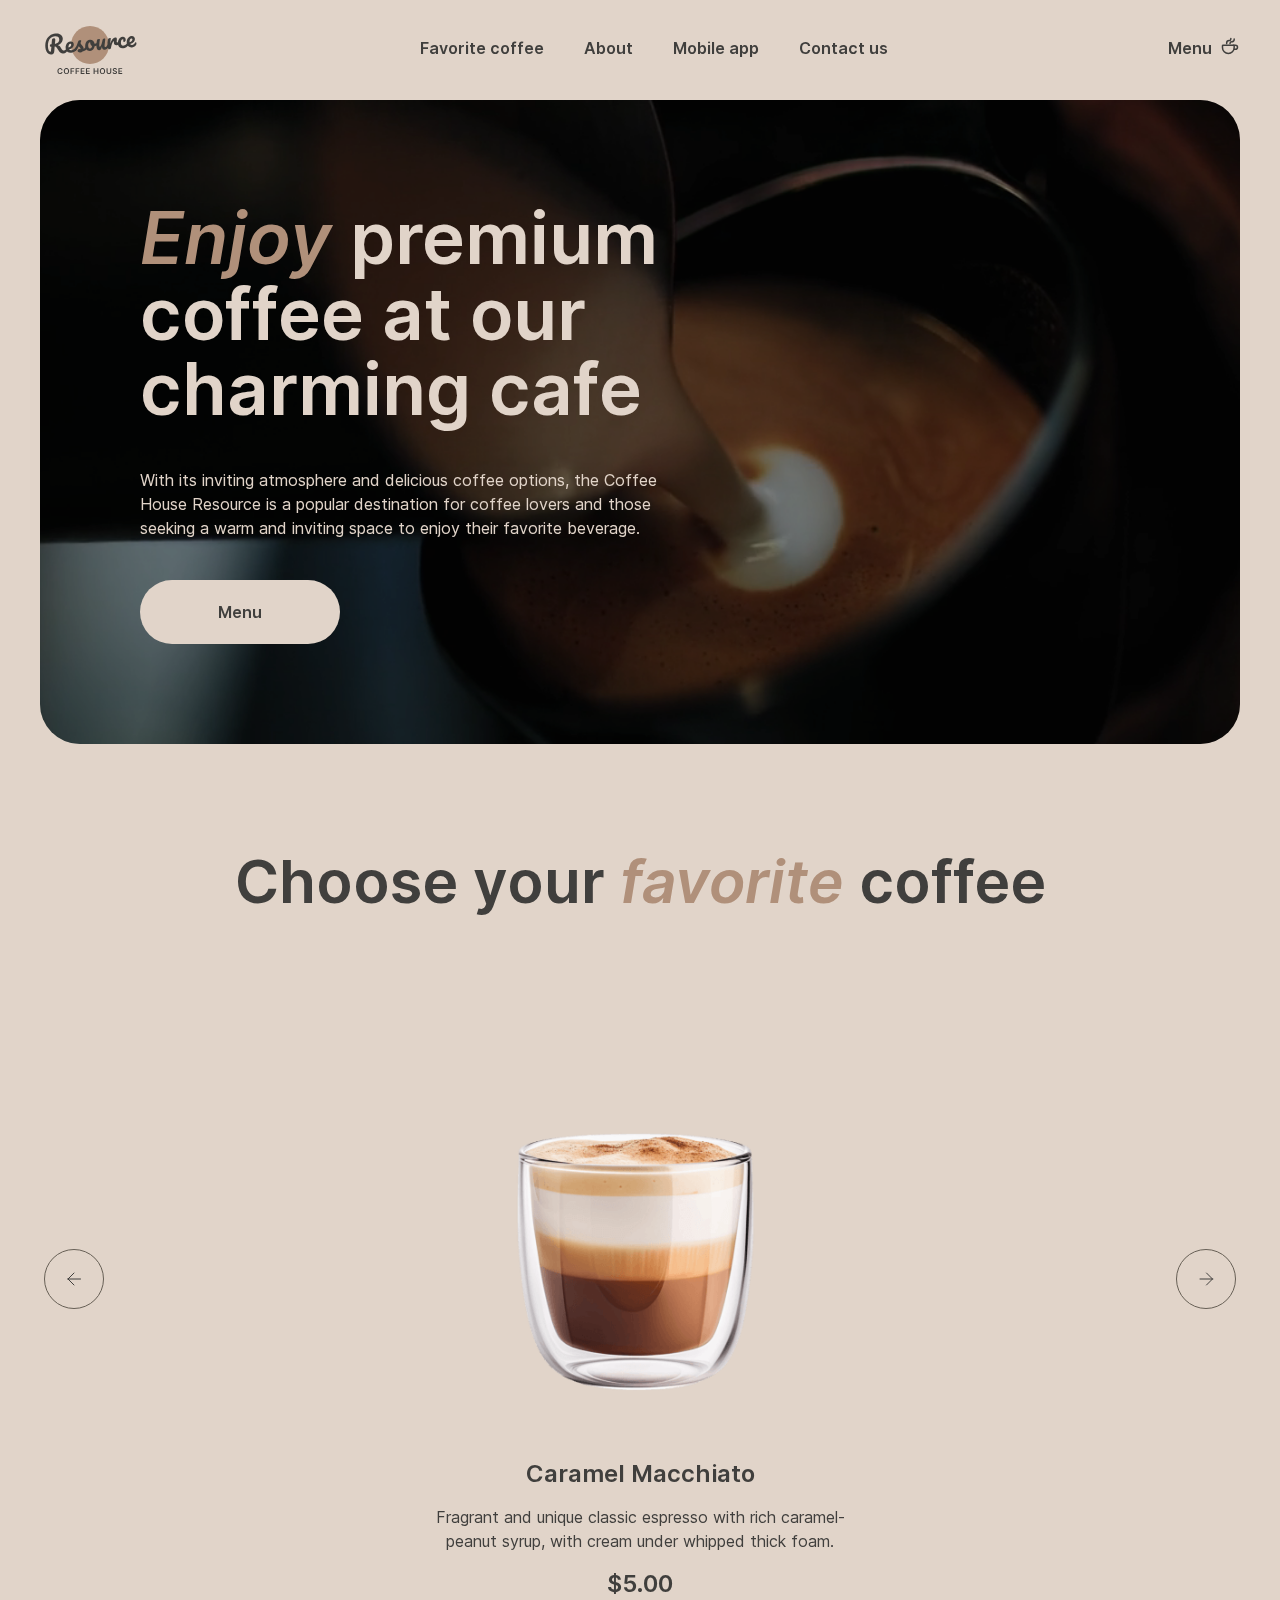
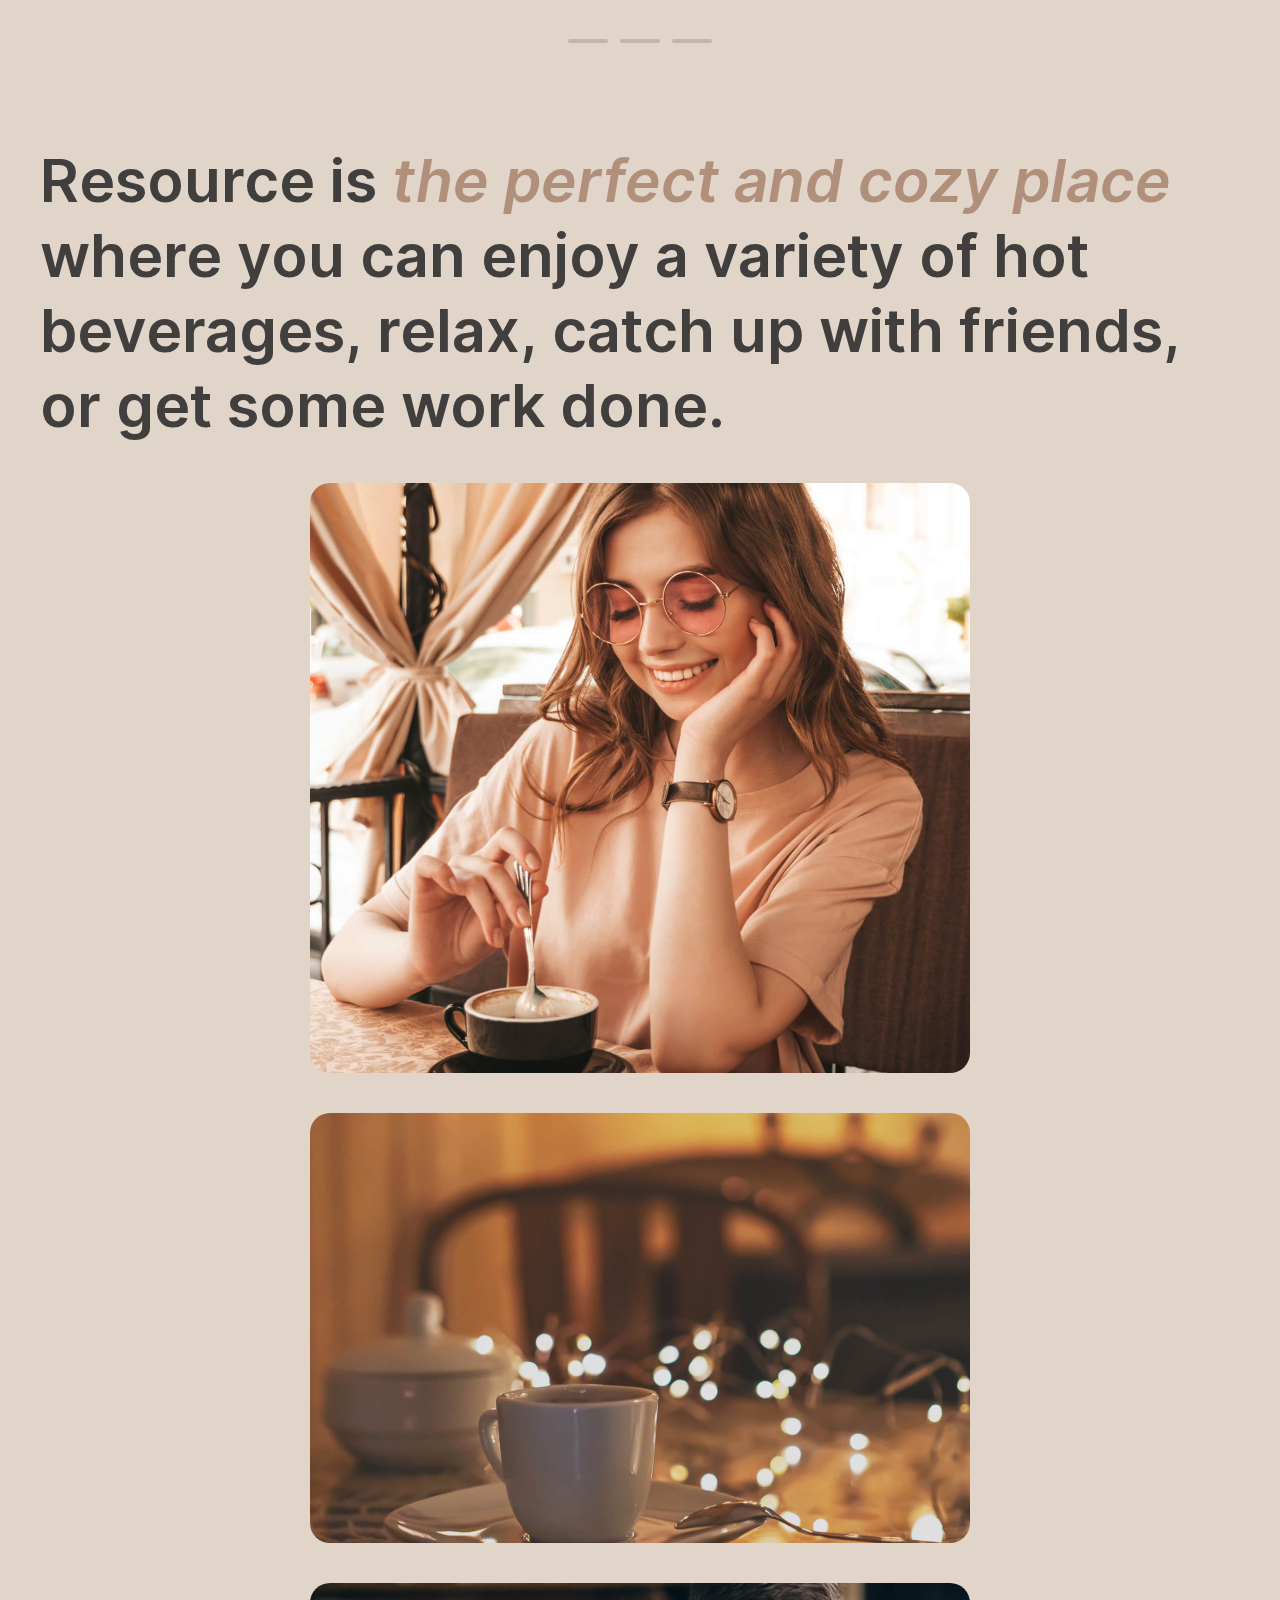
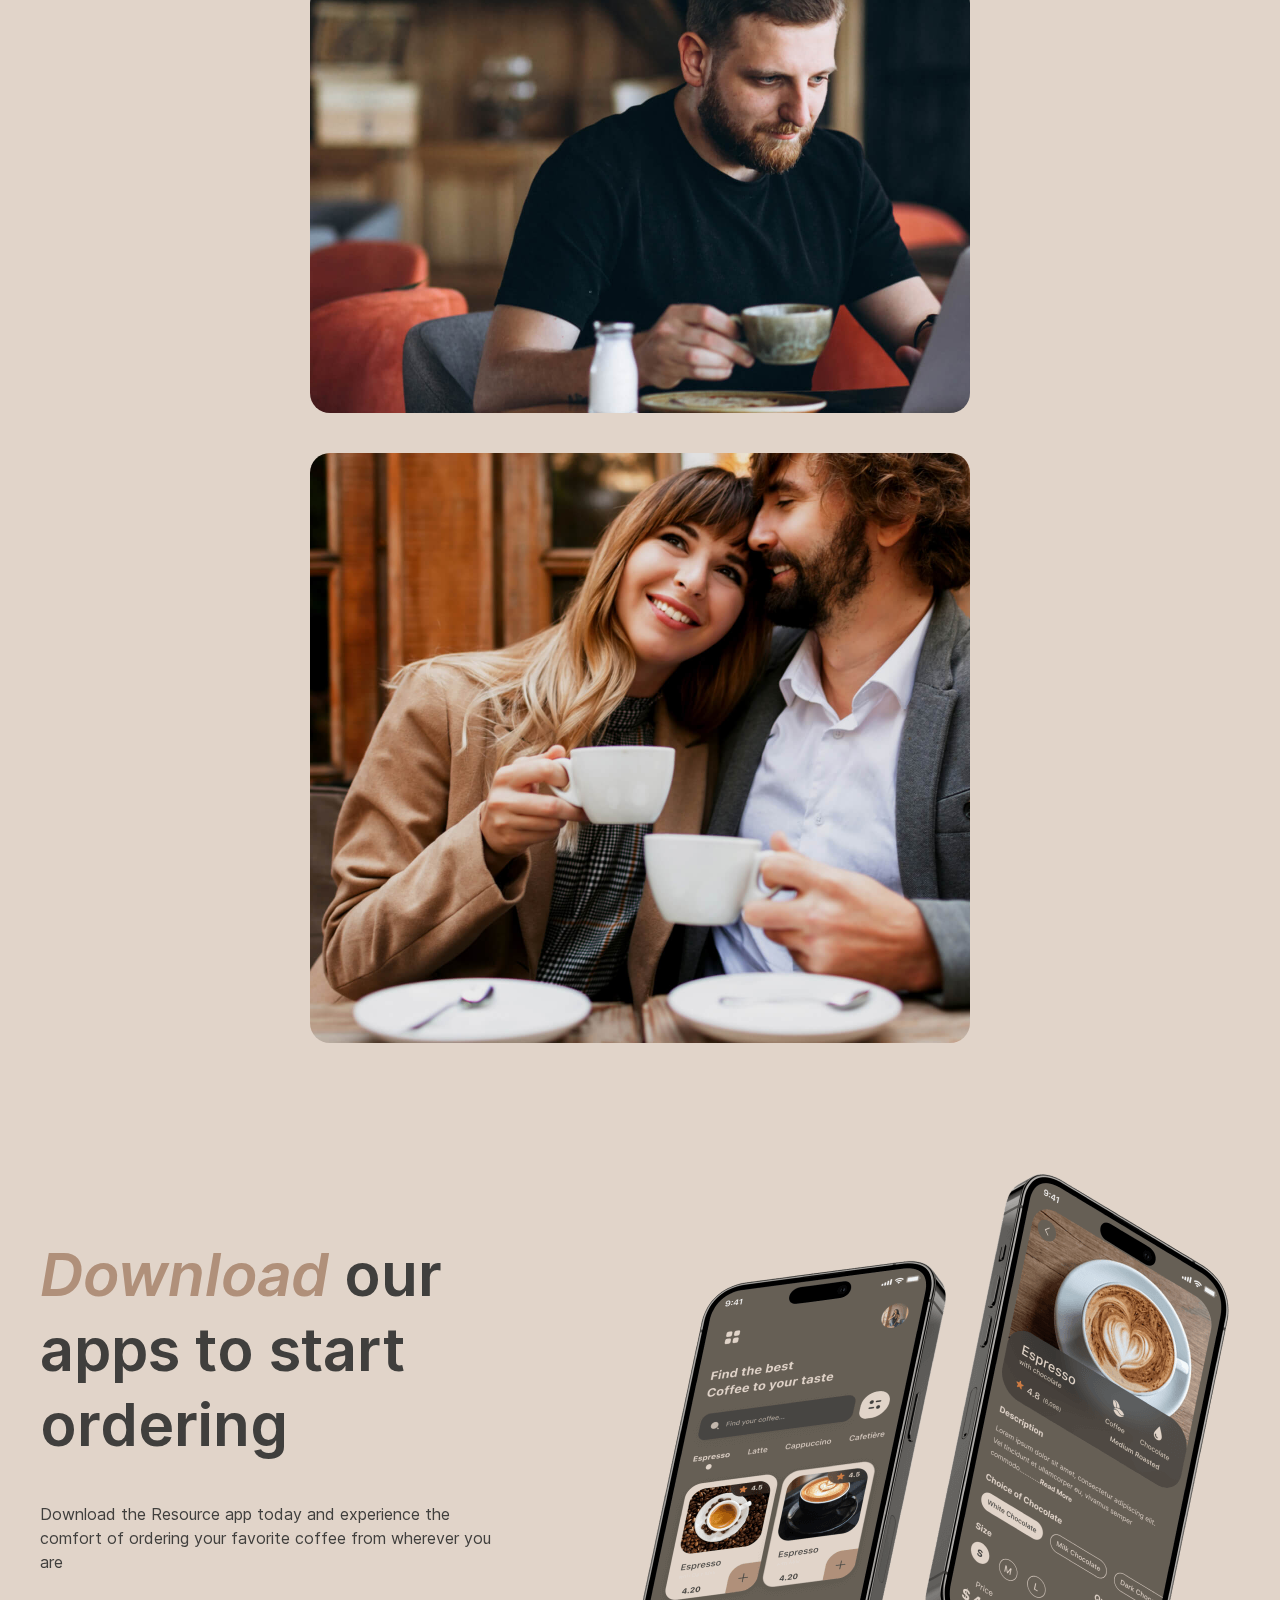
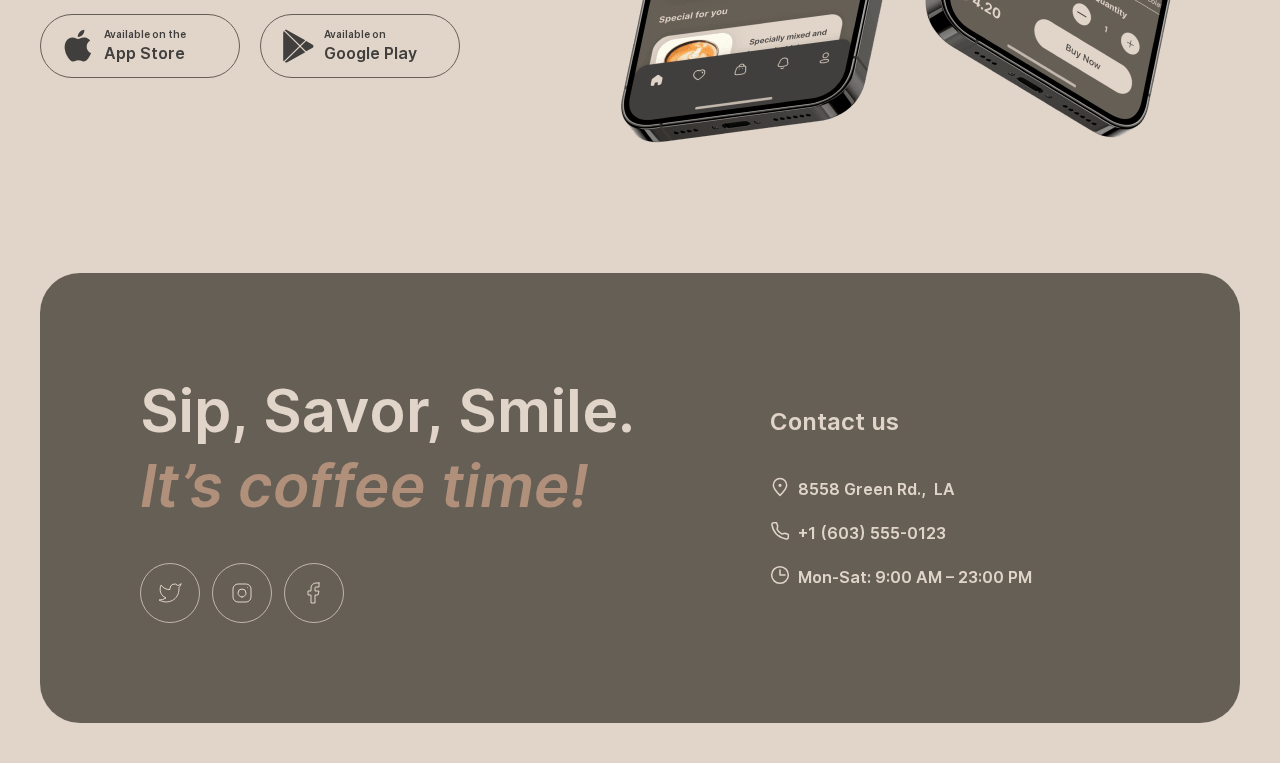
<file: pages/home/index.html>
<!doctype html>
<html lang="en">
  <head>
    <meta charset="UTF-8" >
    <meta name="viewport" content="width=device-width, initial-scale=1.0" >
    <title>
      Resource Coffee House | Warm Atmosphere and Delicious Coffee in Los
      Angeles
    </title>
    <link
      rel="icon"
      type="image/x-icon"
      href="../../assets/images/favicon.ico"
    >
    <link
      rel="icon"
      type="image/png"
      sizes="32x32"
      href="../../assets/images/favicon/favicon-32.png"
    >
    <link
      rel="icon"
      type="image/png"
      sizes="128x128"
      href="../../assets/images/favicon/favicon-128.png"
    >
    <link
      rel="icon"
      type="image/png"
      sizes="180x180"
      href="../../assets/images/favicon/favicon-180.png"
    >
    <link
      rel="icon"
      type="image/png"
      sizes="192x192"
      href="../../assets/images/favicon/favicon-192.png"
    >
    <link rel="stylesheet" href="./style.css" >
    <meta
      name="description"
      content="Enjoy fresh coffee & tea at Resource Coffee House, Los Angeles. Order online for take-out or delivery."
    >
  </head>

  <body>
    <header class="header">
      <div class="container header__content">
        <nav class="header__navigation" aria-label="Main">
          <div>
            <span class="aria-label aria-label_hidden"
              >Current page: Home</span
            >
            <div class="logo">
              <img
                src="../../assets/images/logo/logo.svg"
                alt="Resource Coffee House Logo"
                width="100"
                height="60"
              >
            </div>
          </div>
          <ul class="navigation">
            <li class="navigation__center-links-container">
              <ul class="navigation__center-links">
                <li class="navigation__item text-link">
                  <a data-link="favorite-coffee" class="link-style link-current-page">Favorite coffee</a>
                </li>
                <li class="navigation__item text-link">
                  <a data-link="about-resource" class="link-style link-current-page">About</a>
                </li>
                <li class="navigation__item text-link">
                  <a data-link="mobile-app" class="link-style link-current-page">Mobile app</a>
                </li>
                <li class="navigation__item text-link">
                  <a data-link="footer-contacts" class="link-style link-current-page">Contact us</a>
                </li>
              </ul>
            </li>
            <li class="navigation__menu-link navigation__item text-link">
              <a data-link="../menu/" class="link-style link-style_with-icon link-coffee link-another-page">
                Menu
                <span class="icon-coffee-cup hamburger-coffee"></span>
              </a>
            </li>
          </ul>
          <label class="hamburger-menu navigation__item_position_right">
            <input class="hamburger-menu__checkbox" type="checkbox"
                   name="hamburger-menu" id="hamburger-menu-id">
            <span class="hamburger-menu__container">
              <span class="hamburger-menu__line hamburger-menu__line_top"></span>
              <span class="hamburger-menu__line hamburger-menu__line_bottom"></span>
            </span>
          </label>
        </nav>
      </div>
    </header>

    <main class="sections-container">
      <section class="enjoy">
        <div class="container">
          <div class="enjoy-content">
            <video class="enjoy-content__video" muted autoplay loop
                   aria-label="Coffee Making Art By A Bartender"
                   poster="../../assets/images/img-hero.jpg">
              <source src="../../assets/video/coffee-art_960x506.mp4" type="video/mp4">
            </video>
            <div class="enjoy-content__column text-on-dark">
              <h1 class="heading-1">
                <em class="accent-text">Enjoy</em> premium coffee at our
                charming cafe
              </h1>
              <p class="text-medium">
                With its inviting atmosphere and delicious coffee options, the
                Coffee House Resource is a popular destination for coffee lovers
                and those seeking a warm and inviting space to enjoy their
                favorite beverage.
              </p>
              <a href="../menu/" class="menu-button-flex">
                <div
                  class="button button_filled text-link menu-button"
                >
                  <span class="menu-button__text">Menu</span
                  ><span class="icon-coffee-cup menu-button__icon"></span>
                </div>
              </a>
            </div>
          </div>
        </div>
      </section>

      <section class="coffee" id="favorite-coffee">
        <div class="container">
          <h2 class="heading-2 favorite-heading">
            Choose your <em class="accent-text">favorite</em> coffee
          </h2>
          <div class="slider-favorite">
            <div class="slider-favorite__control slider-favorite__control_previous" role="button" aria-label="Previous favorite coffee">
                <span
                  class="icon icon_arrow icon_arrow-left icon_on-light"
                >
                  <svg
                    xmlns="http://www.w3.org/2000/svg"
                    width="24"
                    height="24"
                    viewBox="0 0 24 24"
                  >
                    <path
                      stroke-linecap="round"
                      stroke-linejoin="round"
                      d="M18.5 12H6m0 0 6-6m-6 6 6 6"
                    />
                  </svg>
                </span>
            </div>

            <div class="slider-wrapper">
              <div class="slider-favorite__content">
                <ul class="slider-list">
                  <li class="slider-list__item">
                    <div class="slider-item">
                      <div class="slider-item__image">
                        <img
                          class="slider-item__image"
                          src="../../assets/images/favorite-coffee/favorite-coffee-01.png"
                          alt="A glass of iced coffee"
                          width="530"
                          height="530"
                        >
                      </div>
                      <div class="slider-item__about">
                        <h3 class="heading-3">S’mores Frappuccino</h3>
                        <p class="text-medium slider-item__description">
                          This new drink takes an espresso and mixes it with brown
                          sugar and cinnamon before being topped with oat milk.
                        </p>
                        <p class="heading-3">&#36;5.50</p>
                      </div>
                    </div>
                  </li>
                  <li class="slider-list__item">
                    <div class="slider-item">
                      <div class="slider-item__image">
                        <img
                          class="slider-item__image"
                          src="../../assets/images/favorite-coffee/favorite-coffee-02.png"
                          alt="A glass of iced coffee"
                          width="530"
                          height="530"
                        >
                      </div>
                      <div class="slider-item__about">
                        <h3 class="heading-3">Caramel Macchiato</h3>
                        <p class="text-medium slider-item__description">
                          Fragrant and unique classic espresso with rich caramel-peanut syrup, with cream under whipped thick foam.
                        </p>
                        <p class="heading-3">&#36;5.00</p>
                      </div>
                    </div>
                  </li>
                  <li class="slider-list__item">
                    <div class="slider-item">
                      <div class="slider-item__image">
                        <img
                          class="slider-item__image"
                          src="../../assets/images/favorite-coffee/favorite-coffee-03.png"
                          alt="A glass of iced coffee"
                          width="530"
                          height="530"
                        >
                      </div>
                      <div class="slider-item__about">
                        <h3 class="heading-3">Ice coffee</h3>
                        <p class="text-medium slider-item__description">
                          A popular summer drink that tones and invigorates. Prepared from coffee, milk and ice.
                        </p>
                        <p class="heading-3">&#36;4.50</p>
                      </div>
                    </div>
                  </li>
                </ul>
              </div>
            </div>

            <div class="slider-favorite__control slider-favorite__control_next" role="button" aria-label="Next favorite coffee">
                <span
                  class="icon icon_arrow icon_arrow-right icon_on-light"
                >
                  <svg
                    xmlns="http://www.w3.org/2000/svg"
                    width="24"
                    height="24"
                    viewBox="0 0 24 24"
                  >
                    <path
                      stroke-linecap="round"
                      stroke-linejoin="round"
                      d="M6 12h12.5m0 0-6-6m6 6-6 6"
                    />
                  </svg>
                </span>
            </div>
          </div>
          <div class="slider-favorite-select">
            <ul class="slider-bars">
              <li class="slider-bars__item">
                <span class="select-bar select-bar_active"></span>
              </li>
              <li class="slider-bars__item">
                <span class="select-bar"></span>
              </li>
              <li class="slider-bars__item">
                <span class="select-bar"></span>
              </li>
            </ul>
          </div>
        </div>
      </section>

      <section class="about" id="about-resource">
        <div class="container about__content">
          <h2 class="aria-label aria-label_hidden">
            About Resource Coffee House
          </h2>
          <p class="heading-2">
            Resource is
            <em class="accent-text">the perfect and cozy place</em> where you
            can enjoy a variety of hot beverages, relax, catch up with friends,
            or get some work done.
          </p>
          <div class="about-pictures">
            <div class="about-pictures__image">
              <span class="image-about image-about_woman" role="img"
                    aria-label="A smiling woman sitting at a table with a cup of coffee">
              </span>
            </div>
            <div class="about-pictures__image about-pictures__image_reduced-height">
              <span class="image-about image-about_cup" role="img"
                    aria-label="A cup of coffee on a table with lights">
              </span>
            </div>
            <div class="about-pictures__image about-pictures__image_reduced-height">
              <span class="image-about image-about_man" role="img"
                    aria-label="A man sitting at a table with a laptop and a cup of coffee">
              </span>
            </div>
            <div class="about-pictures__image">
              <span class="image-about image-about_couple" role="img"
                    aria-label="A man and woman sitting at a table with coffee cups. They hug and smile">
              </span>
            </div>
          </div>
        </div>
      </section>

      <section class="mobile" id="mobile-app">
        <div class="container">
          <div class="mobile-content">
            <div class="mobile-content__column">
              <h2 class="heading-2">
                <em class="accent-text">Download</em> our apps to start ordering
              </h2>
              <p class="text-medium">
                Download the Resource app today and experience the comfort of
                ordering your favorite coffee from wherever you are
              </p>
              <div class="download-buttons">
                <a href="">
                  <div class="button app-button button_outlined">
                    <span
                      class="app-button__icon icon-download icon-download_apple"
                    >
                      <svg
                        xmlns="http://www.w3.org/2000/svg"
                        width="36"
                        height="36"
                        viewBox="0 0 36 36"
                      >
                        <path
                          d="M26.707 18.63c-.037-3.998 3.358-5.943 3.513-6.033-1.922-2.733-4.902-3.107-5.95-3.137-2.502-.256-4.93 1.46-6.205 1.46-1.3 0-3.263-1.435-5.38-1.393-2.722.041-5.27 1.579-6.666 3.965-2.884 4.867-.733 12.019 2.029 15.953 1.382 1.926 2.996 4.077 5.11 4.002 2.067-.084 2.84-1.286 5.335-1.286 2.472 0 3.197 1.286 5.353 1.237 2.219-.035 3.616-1.935 4.95-3.879 1.596-2.208 2.237-4.383 2.263-4.494-.052-.018-4.31-1.602-4.352-6.394ZM22.636 6.873c1.112-1.356 1.873-3.201 1.661-5.073-1.61.07-3.622 1.086-4.781 2.412-1.026 1.168-1.942 3.084-1.705 4.885 1.808.132 3.664-.89 4.825-2.224Z"
                        />
                      </svg>
                    </span>
                    <div class="app-button__text download-button-text">
                      <span class="download-button-text__label text-caption">
                        Available on the
                      </span>
                      <span class="download-button-text__name text-link">
                        App Store
                      </span>
                    </div>
                  </div>
                </a>
                <a href="">
                  <div class="button app-button button_outlined">
                    <span
                      class="app-button__icon icon-download icon-download_google-play"
                    >
                      <svg
                        xmlns="http://www.w3.org/2000/svg"
                        width="36"
                        height="36"
                        viewBox="0 0 36 36"
                      >
                        <path
                          d="M3.756 3.203c-.363.37-.572.946-.572 1.692v26.604c0 .746.21 1.322.572 1.692l.09.081 15.29-14.902v-.352L3.846 3.116l-.09.087ZM26.078 23.34l-5.092-4.97v-.352l5.098-4.97.114.065 6.036 3.349c1.723.95 1.723 2.514 0 3.47l-6.036 3.343-.12.065ZM25.273 24.2l-5.211-5.08-15.38 14.997c.572.586 1.505.657 2.566.07l18.025-9.986ZM25.273 12.188 7.248 2.2c-1.061-.58-1.994-.51-2.566.077l15.38 14.99 5.211-5.08Z"
                        />
                      </svg>
                    </span>
                    <div class="app-button__text download-button-text">
                      <span class="download-button-text__label text-caption">
                        Available on
                      </span>
                      <span class="download-button-text__name text-link">
                        Google Play
                      </span>
                    </div>
                  </div>
                </a>
              </div>
            </div>
            <div class="mobile-content__column">
              <div class="image-mobile-screen">
                <img
                  class="image-mobile-screen__img"
                  src="../../assets/images/mobile-screens.png"
                  alt="Two rectangular mobile phone screens with images of coffee"
                  width="630"
                  height="630"
                >
              </div>
            </div>
          </div>
        </div>
      </section>
    </main>

    <footer class="footer" id="footer-contacts">
      <div class="container">
        <div class="footer-content text-on-dark">
          <div class="footer-content__column footer-column-social-media">
            <h2 class="heading-2">Sip, Savor, Smile. <em class="accent-text">It’s coffee time!</em></h2>
            <div class="social-media-link-container">
              <ul class="social-media-links">
                <li>
                  <a href="">
                    <span class="icon-social-media icon-social-media_twitter">
                      <svg
                        xmlns="http://www.w3.org/2000/svg"
                        width="24"
                        height="24"
                        fill="none"
                        viewBox="0 0 24 24"
                      >
                        <path
                          stroke-linecap="round"
                          stroke-linejoin="round"
                          d="M23 3.01s-2.018 1.192-3.14 1.53a4.48 4.48 0 0 0-7.86 3v1a10.66 10.66 0 0 1-9-4.53s-4 9 5 13a11.64 11.64 0 0 1-7 2c9 5 20 0 20-11.5 0-.278-.028-.556-.08-.83C21.94 5.674 23 3.01 23 3.01Z"
                        />
                      </svg>
                    </span>
                  </a>
                </li>
                <li>
                  <a href="">
                    <span class="icon-social-media icon-social-media_instagram">
                      <svg
                        xmlns="http://www.w3.org/2000/svg"
                        width="24"
                        height="24"
                        fill="none"
                        viewBox="0 0 24 24"
                      >
                        <path
                          stroke-linecap="round"
                          stroke-linejoin="round"
                          d="M12 16a4 4 0 1 0 0-8 4 4 0 0 0 0 8Z"
                        />
                        <path
                          d="M3 16V8a5 5 0 0 1 5-5h8a5 5 0 0 1 5 5v8a5 5 0 0 1-5 5H8a5 5 0 0 1-5-5Z"
                        />
                        <path
                          stroke-linecap="round"
                          stroke-linejoin="round"
                          d="m17.5 6.51.01-.011"
                        />
                      </svg>
                    </span>
                  </a>
                </li>
                <li>
                  <a href="">
                    <span class="icon-social-media icon-social-media_facebook">
                      <svg
                        xmlns="http://www.w3.org/2000/svg"
                        width="24"
                        height="24"
                        fill="none"
                        viewBox="0 0 24 24"
                      >
                        <path
                          stroke-linecap="round"
                          stroke-linejoin="round"
                          d="M17 2h-3a5 5 0 0 0-5 5v3H6v4h3v8h4v-8h3l1-4h-4V7a1 1 0 0 1 1-1h3V2Z"
                        />
                      </svg>
                    </span>
                  </a>
                </li>
              </ul>
            </div>
          </div>
          <div class="footer-content__column footer-column-contacts">
            <h3 class="heading-3">Contact us</h3>
            <div>
              <ul class="contacts-container">
                <li class="link-style text-link link-style_on-dark">
                  <a
                    class="contact-text"
                    href="https://www.google.com/maps/place/Chimney+Coffee+House/@34.0635761,-118.2353353,17z/data=!4m6!3m5!1s0x80c2c65c517a0103:0xd30b8841104b53f0!8m2!3d34.0635717!4d-118.2327604!16s%2Fg%2F1tf31nr0?hl=en&entry=ttu"
                    target="_blank"
                  >
                    <span class="icon-contact-us icon-contact-us_address"></span>
                    <span>8558 Green Rd., &nbsp;LA</span>
                  </a>
                </li>
                <li class="link-style text-link link-style_on-dark">
                  <a class="contact-text" href="tel:+16035550123">
                    <span class="icon-contact-us icon-contact-us_phone"></span>
                    <span>+1 (603) 555-0123</span>
                  </a>
                </li>
                <li class="text-link">
                  <span class="contact-text">
                    <span class="icon-contact-us icon-contact-us_open-hours"></span>
                    <span>Mon-Sat: 9:00 AM – 23:00 PM</span>
                  </span>
                </li>
              </ul>
            </div>
          </div>
        </div>
      </div>
    </footer>

    <script src="../scripts-shared/hamburger-menu.js"></script>
    <script src="./scripts/slider.js"></script>
  </body>
</html>
</file>
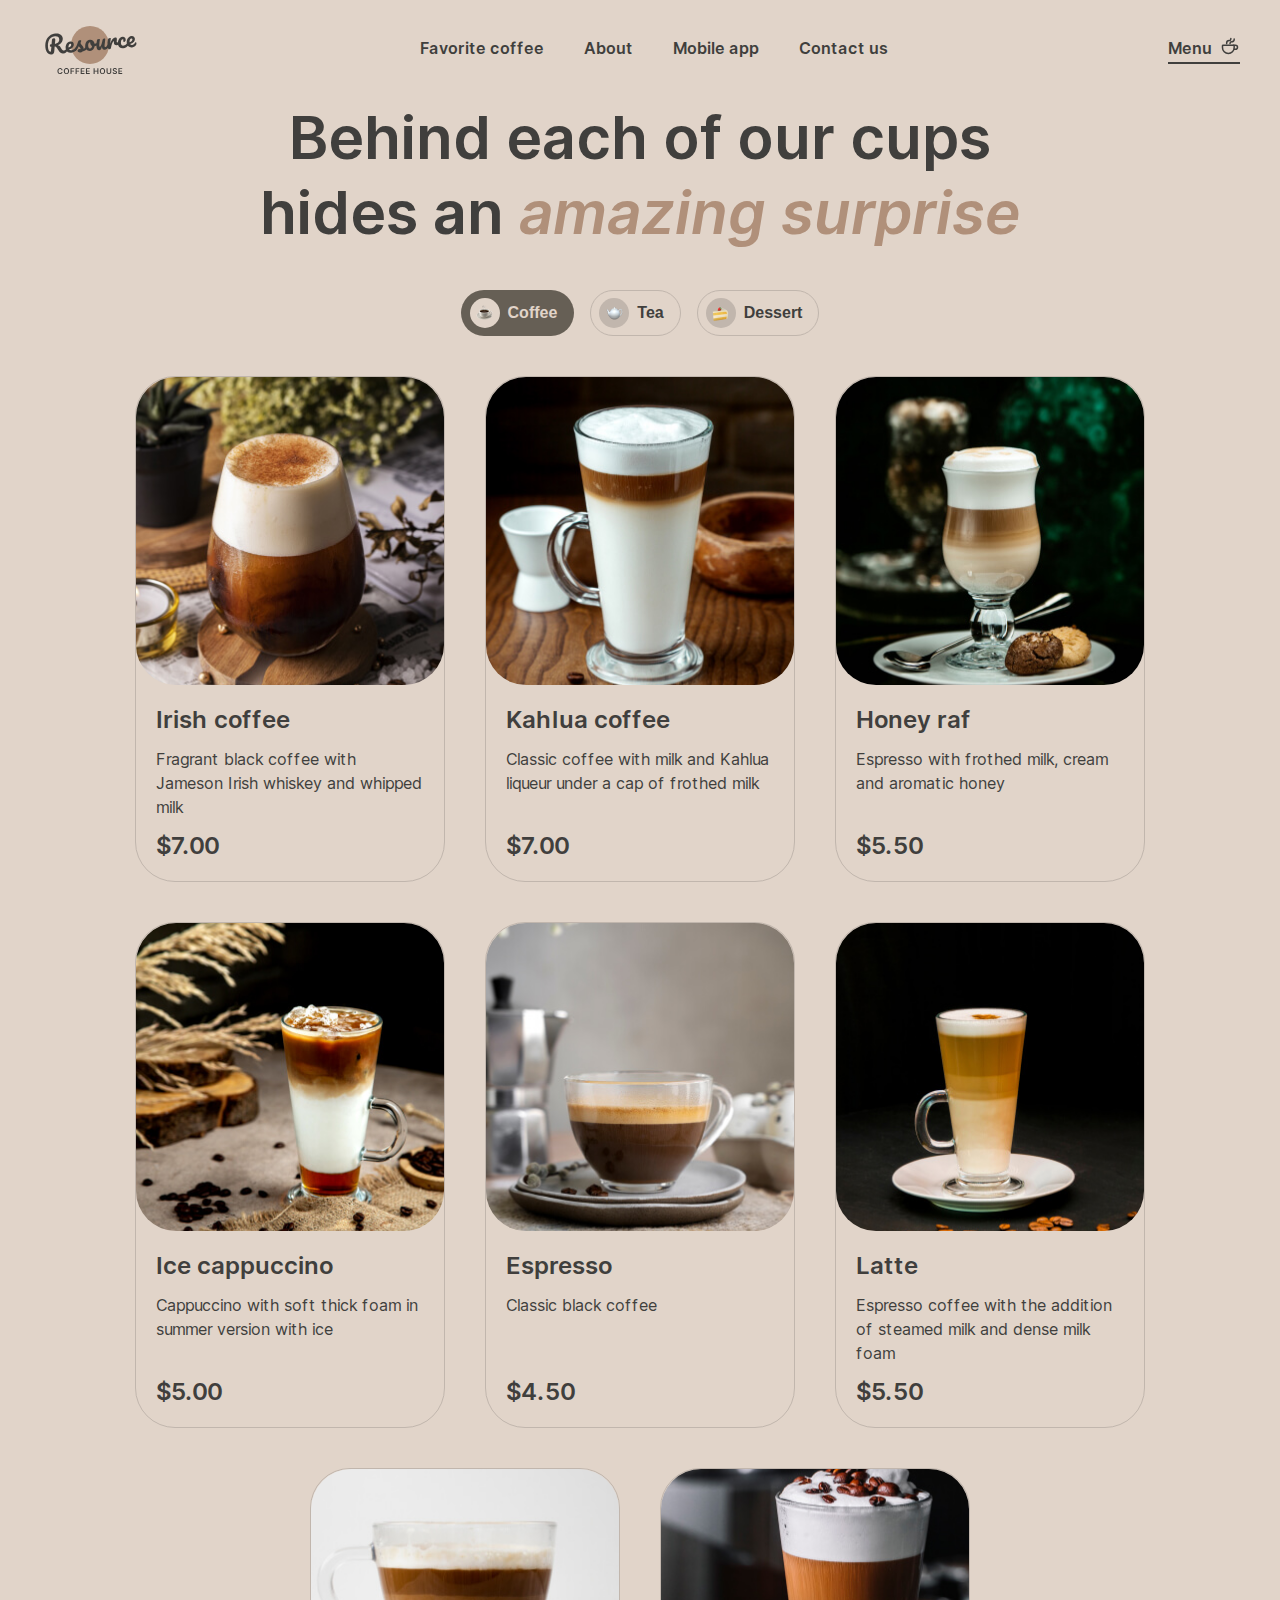
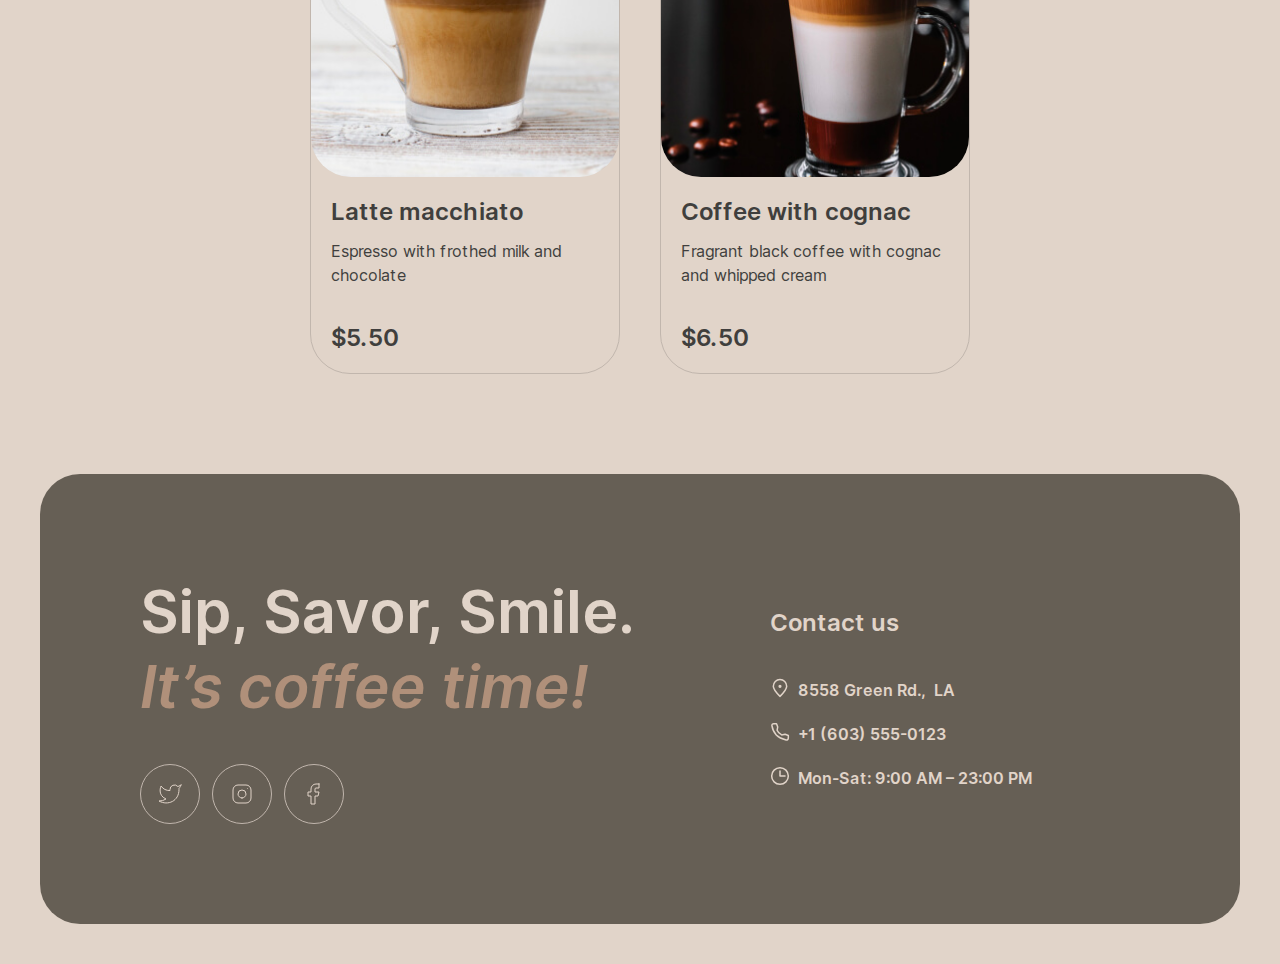
<file: pages/menu/index.html>
<!doctype html>
<html lang="en">
  <head>
    <meta charset="UTF-8" >
    <meta name="viewport" content="width=device-width, initial-scale=1.0" >
    <title>Menu | Resource Coffee House</title>
    <link
      rel="icon"
      type="image/x-icon"
      href="../../assets/images/favicon.ico"
    >
    <link
      rel="icon"
      type="image/png"
      sizes="32x32"
      href="../../assets/images/favicon/favicon-32.png"
    >
    <link
      rel="icon"
      type="image/png"
      sizes="128x128"
      href="../../assets/images/favicon/favicon-128.png"
    >
    <link
      rel="icon"
      type="image/png"
      sizes="180x180"
      href="../../assets/images/favicon/favicon-180.png"
    >
    <link
      rel="icon"
      type="image/png"
      sizes="192x192"
      href="../../assets/images/favicon/favicon-192.png"
    >
    <link rel="stylesheet" href="./style.css" >
    <meta
      name="description"
      content="Resource Coffee House Menu: coffee, tea and more"
    >
  </head>

  <body>
    <header class="header">
      <div class="container header__content">
        <h1 class="aria-label aria-label_hidden">Resource Coffee House Menu</h1>
        <nav class="header__navigation" aria-label="Main">
          <div>
            <a data-link="../home/" class="link-another-page">
              <span class="aria-label aria-label_hidden"> Home </span>
              <div class="logo">
                <img
                  src="../../assets/images/logo/logo.svg"
                  alt="Resource Coffee House Logo"
                  width="100"
                  height="60"
                >
              </div>
            </a>
          </div>
          <ul class="navigation">
            <li class="navigation__center-links-container">
              <ul class="navigation__center-links">
                <li class="navigation__item text-link">
                  <a data-link="../home#favorite-coffee" class="link-style link-another-page"
                    >Favorite coffee
                  </a>
                </li>
                <li class="navigation__item text-link">
                  <a data-link="../home#about-resource" class="link-style link-another-page">About</a>
                </li>
                <li class="navigation__item text-link">
                  <a data-link="../home#mobile-app" class="link-style link-another-page">Mobile app</a>
                </li>
                <li class="navigation__item text-link">
                  <a data-link="footer-contacts" class="link-style link-current-page">Contact us</a>
                </li>
              </ul>
            </li>
            <li
              class="navigation__menu-link link-style link-style_current link-style_with-icon navigation__item
                     text-link link-coffee link-non-interactive"
            >
              <span class="aria-label aria-label_hidden">Current Page: </span>
              Menu
              <span class="icon-coffee-cup hamburger-coffee"></span>
            </li>
          </ul>
          <label class="hamburger-menu navigation__item_position_right">
            <input class="hamburger-menu__checkbox" type="checkbox"
                   name="hamburger-menu"  id="hamburger-menu-id">
            <span class="hamburger-menu__container">
              <span class="hamburger-menu__line hamburger-menu__line_top"></span>
              <span class="hamburger-menu__line hamburger-menu__line_bottom"></span>
            </span>
          </label>
        </nav>
      </div>
    </header>

    <main>
      <section class="menu" id="menu-section">
        <div class="container menu__content">
          <h2 class="heading-2 menu-heading">
            Behind each of our cups hides an
            <em class="accent-text">amazing surprise</em>
          </h2>
          <ul class="menu-type">
            <li class="menu-type__item">
              <button
                data-category="coffee"
                class="menu-type-button menu-type-button_selected button button_filled text-link"
                type="button"
              >
                <span
                  class="menu-type-button__icon icon-menu icon-menu_coffee"
                ></span>
                <span class="menu-type-button__text">Coffee</span>
              </button>
            </li>
            <li class="menu-type__item">
              <button
                data-category="tea"
                class="menu-type-button button button_outlined text-link"
                type="button"
              >
                <span
                  class="menu-type-button__icon icon-menu icon-menu_tea"
                ></span>
                <span class="menu-type-button__text">Tea</span>
              </button>
            </li>
            <li class="menu-type__item">
              <button
                data-category="dessert"
                class="menu-type-button button button_outlined text-link"
                type="button"
              >
                <span
                  class="menu-type-button__icon icon-menu icon-menu_dessert"
                ></span>
                <span class="menu-type-button__text">Dessert</span>
              </button>
            </li>
          </ul>

          <div class="menu-list" id="menu-list-container">
          </div>

          <div class="reload-button load-button-hidden" role="button" aria-label="Load additional items for the menu">
            <span class="icon-reload">
              <svg
                xmlns="http://www.w3.org/2000/svg"
                width="24"
                height="24"
                fill="none"
                viewBox="0 0 24 24"
              >
                <path
                  stroke-linecap="round"
                  stroke-linejoin="round"
                  d="M21.888 13.5C21.164 18.311 17.013 22 12 22 6.477 22 2 17.523 2 12S6.477 2 12 2c4.1 0 7.625 2.468 9.168 6"
                />
                <path
                  stroke-linecap="round"
                  stroke-linejoin="round"
                  d="M17 8h4.4a.6.6 0 0 0 .6-.6V3"
                />
              </svg>
            </span>
          </div>
        </div>
      </section>
      <section class="modal-window">
        <h2 class="aria-label aria-label_hidden">Order Window</h2>
        <div class="modal-menu-item">
          <div class="modal-menu-image-container hidden-for-mobile">
            <div class="modal-menu__image">
              <img
                class="modal-menu__image-file"
                src="../../assets/images/menu/coffee/coffee-01.jpg" alt="Coffee"
                width="340" height="340"
              >
            </div>
          </div>
          <div class="modal-menu__content">
            <div class="modal-menu__item-info">
              <h3 class="modal-menu__name heading-3">Menu Item</h3>
              <p class="modal-menu__description text-medium"></p>
            </div>
            <div class="modal-menu__sizes-container">
              <span class="text-medium">Size</span>
              <div class="modal-menu__size-buttons">
                <button
                  class="modal-button_size-s modal-button-active modal-button" type="button"
                  data-price="0" data-is-selected="1"
                >
                  <span class="modal-button__icon text-link">S</span>
                  <span class="modal-button_size-s__text text-link"></span>
                </button>
                <button
                  class="modal-button_size-m modal-button" type="button"
                  data-price="0.50" data-is-selected="0"
                >
                  <span class="modal-button__icon text-link">M</span>
                  <span class="modal-button_size-m__text text-link"></span>
                </button>
                <button
                  class="modal-button_size-l modal-button" type="button"
                  data-price="1.00" data-is-selected="0"
                >
                  <span class="modal-button__icon text-link">L</span>
                  <span class="modal-button_size-l__text text-link"></span>
                </button>
              </div>
            </div>
            <div class="modal-menu__additives-container">
              <span class="text-medium">Additives</span>
              <div class="modal-menu__additives-buttons">
                <button
                  class="modal-button_additive-1 modal-button" type="button"
                  data-price="0.50" data-is-selected="0"
                >
                  <span class="modal-button__icon text-link">1</span>
                  <span class="modal-button_additive-1__text text-link"></span>
                </button>
                <button
                  class="modal-button_additive-2 modal-button" type="button"
                  data-price="0.50" data-is-selected="0"
                >
                  <span class="modal-button__icon text-link">2</span>
                  <span class="modal-button_additive-2__text text-link"></span>
                </button>
                <button
                  class="modal-button_additive-3 modal-button" type="button"
                  data-price="0.50" data-is-selected="0"
                >
                  <span class="modal-button__icon text-link">3</span>
                  <span class="modal-button_additive-3__text text-link"></span>
                </button>
              </div>
            </div>
            <div class="modal-total__container">
              <div class="heading-3">Total:</div>
              <div class="modal-total__price heading-3" data-base-price="" data-total-price=""></div>
            </div>
            <div class="modal-info">
              <span class="modal-info__icon"></span>
              <div class="modal-info__text text-caption">The cost is not final. Download our mobile app to see the final price and place your order. Earn loyalty points and enjoy your favorite coffee with up to 20% discount.</div>
            </div>
            <button class="modal-button-close text-link">Close</button>
          </div>
        </div>
        <div class="modal-backdrop"></div>
      </section>
    </main>

    <footer class="footer" id="footer-contacts">
      <div class="container">
        <div class="footer-content text-on-dark">
          <div class="footer-content__column footer-column-social-media">
            <h2 class="heading-2">Sip, Savor, Smile. <em class="accent-text">It’s coffee time!</em></h2>
            <div class="social-media-link-container">
              <ul class="social-media-links">
                <li>
                  <a href="">
                    <span class="icon-social-media icon-social-media_twitter">
                      <svg
                        xmlns="http://www.w3.org/2000/svg"
                        width="24"
                        height="24"
                        fill="none"
                        viewBox="0 0 24 24"
                      >
                        <path
                          stroke-linecap="round"
                          stroke-linejoin="round"
                          d="M23 3.01s-2.018 1.192-3.14 1.53a4.48 4.48 0 0 0-7.86 3v1a10.66 10.66 0 0 1-9-4.53s-4 9 5 13a11.64 11.64 0 0 1-7 2c9 5 20 0 20-11.5 0-.278-.028-.556-.08-.83C21.94 5.674 23 3.01 23 3.01Z"
                        />
                      </svg>
                    </span>
                  </a>
                </li>
                <li>
                  <a href="">
                    <span class="icon-social-media icon-social-media_instagram">
                      <svg
                        xmlns="http://www.w3.org/2000/svg"
                        width="24"
                        height="24"
                        fill="none"
                        viewBox="0 0 24 24"
                      >
                        <path
                          stroke-linecap="round"
                          stroke-linejoin="round"
                          d="M12 16a4 4 0 1 0 0-8 4 4 0 0 0 0 8Z"
                        />
                        <path
                          d="M3 16V8a5 5 0 0 1 5-5h8a5 5 0 0 1 5 5v8a5 5 0 0 1-5 5H8a5 5 0 0 1-5-5Z"
                        />
                        <path
                          stroke-linecap="round"
                          stroke-linejoin="round"
                          d="m17.5 6.51.01-.011"
                        />
                      </svg>
                    </span>
                  </a>
                </li>
                <li>
                  <a href="">
                    <span class="icon-social-media icon-social-media_facebook">
                      <svg
                        xmlns="http://www.w3.org/2000/svg"
                        width="24"
                        height="24"
                        fill="none"
                        viewBox="0 0 24 24"
                      >
                        <path
                          stroke-linecap="round"
                          stroke-linejoin="round"
                          d="M17 2h-3a5 5 0 0 0-5 5v3H6v4h3v8h4v-8h3l1-4h-4V7a1 1 0 0 1 1-1h3V2Z"
                        />
                      </svg>
                    </span>
                  </a>
                </li>
              </ul>
            </div>
          </div>
          <div class="footer-content__column footer-column-contacts">
            <h3 class="heading-3">Contact us</h3>
            <div>
              <ul class="contacts-container">
                <li class="link-style text-link link-style_on-dark">
                  <a
                    class="contact-text"
                    href="https://www.google.com/maps/place/Chimney+Coffee+House/@34.0635761,-118.2353353,17z/data=!4m6!3m5!1s0x80c2c65c517a0103:0xd30b8841104b53f0!8m2!3d34.0635717!4d-118.2327604!16s%2Fg%2F1tf31nr0?hl=en&entry=ttu"
                    target="_blank"
                  >
                    <span class="icon-contact-us icon-contact-us_address"></span>
                    <span>8558 Green Rd., &nbsp;LA</span>
                  </a>
                </li>
                <li class="link-style text-link link-style_on-dark">
                  <a class="contact-text" href="tel:+16035550123">
                    <span class="icon-contact-us icon-contact-us_phone"></span>
                    <span>+1 (603) 555-0123</span>
                  </a>
                </li>
                <li class="text-link">
                  <span class="contact-text">
                  <span class="icon-contact-us icon-contact-us_open-hours"></span>
                    <span>Mon-Sat: 9:00 AM – 23:00 PM</span>
                  </span>
                </li>
              </ul>
            </div>
          </div>
        </div>
      </div>
    </footer>

    <script src="../scripts-shared/hamburger-menu.js"></script>
    <script src="main.js" type="module"></script>
  </body>
</html>
</file>
<file: pages/home/style.css>
/* Shared styles */
@import url("../css-shared/fonts.css");
@import url("../css-shared/general.css");
@import url("../css-shared/text.css");
@import url("../css-shared/links.css");
@import url("../css-shared/buttons.css");
@import url("../css-shared/header.css");
@import url("../css-shared/hamburger-menu.css");
@import url("../css-shared/navigation-drawer.css");
@import url("../css-shared/footer.css");
/* Home Page styles */
@import url("./css/all.css");
@import url("./css/about.css");
@import url("./css/enjoy.css");
@import url("./css/mobile-app.css");
@import url("./css/favorite-coffee.css");
</file>
<file: pages/menu/style.css>
/* Shared styles */
@import url("../css-shared/fonts.css");
@import url("../css-shared/general.css");
@import url("../css-shared/text.css");
@import url("../css-shared/links.css");
@import url("../css-shared/buttons.css");
@import url("../css-shared/header.css");
@import url("../css-shared/hamburger-menu.css");
@import url("../css-shared/navigation-drawer.css");
@import url("../css-shared/footer.css");
/* Menu Page styles */
@import url("./css/menu.css");
@import url("./css/menu-modal.css");
</file>
